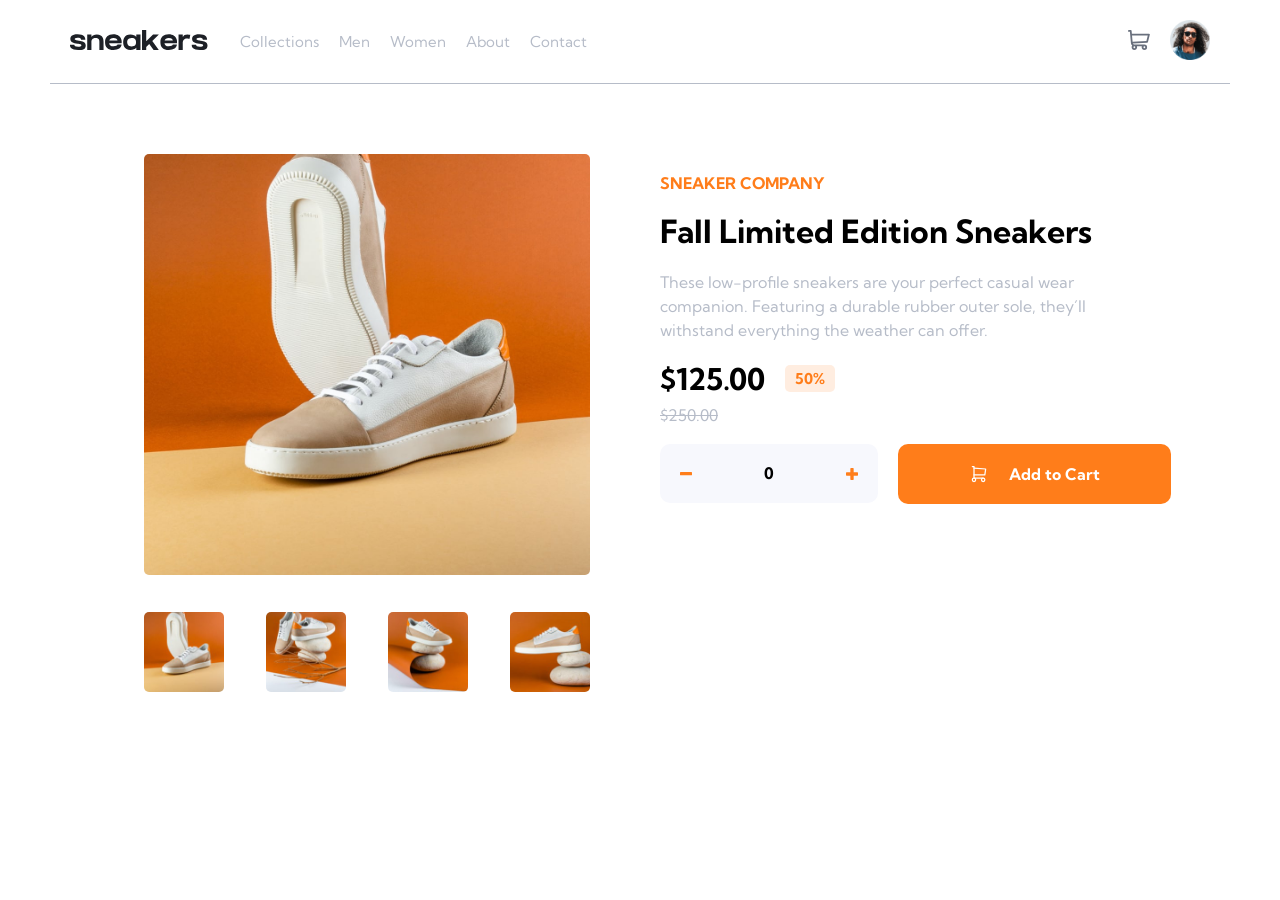
<file: index.html>
<!DOCTYPE html>
<html lang="en">

<head>
    <meta charset="UTF-8">
    <meta http-equiv="X-UA-Compatible" content="IE=edge">
    <meta name="viewport" content="width=device-width, initial-scale=1.0">
    <link rel="stylesheet" href="css/normalice.css">
    <link rel="stylesheet" href="css/style.css">
    <link rel="preconnect" href="https://fonts.googleapis.com">
    <link rel="preconnect" href="https://fonts.gstatic.com" crossorigin>
    <link href="https://fonts.googleapis.com/css2?family=Kumbh+Sans:wght@400;700&display=swap" rel="stylesheet">
    <title>sneakers</title>
</head>

<body>
    <header class="header">

        <nav class="header-navegacion">
            <div class="nav">
                <a href="#" class="navegacion-icono-Menu" id="menu">
                    <img src="src/icon-menu.svg" alt="Icono de navegacion">
                </a>
                <a href="#" class="navegacion-logo">
                    <img src="src/logo.svg" alt="Logo">
                </a>

                <div class="  navegacion activo " id="menuMobile">
                    <a href="#" class="x" id="x">X</a>
                    <a href="#">Collections</a>
                    <a href="#">Men</a>
                    <a href="#">Women</a>
                    <a href="#">About</a>
                    <a href="#">Contact</a>
                </div>
            </div>
            <div class="nav">
                <a href="#" class="navegacion-icono-carrito">
                    <img src="src/icon-cart.svg" alt="icono carrito" id="carrito">
                </a>
                <a href="#" class="navegacion-perfil" id="perfil">
                    <img src="src/image-avatar.png" alt="Imagen de perfil">
                </a>
            </div>
        </nav>

        </div>
        <div class="producto ">
            <div class="  card-carrito  " id="card-carrito">
                <div class="card-titulo">
                    <p>Card</p>
                </div>
                <div class="contenido-carrito" id="contenido">
                    <p class="mensaje">
                        Your cart is empty
                    </p>
                    <div class="articulos">
                        <div class="datos-carrito">
                            <table id="lista-productos" class="lista-productos">
                                <thead>
                                    <tr></tr>
                                    <tr></tr>
                                    <tr></tr>
                                </thead>
                                <tbody>
                                    <tr>
                                        <td class="product-img">
                                            <img src="src/image-product-1.jpg" width="70" />
                                        </td>
                                        <td class="product-info">
                                            <p>Autumn Limited Edition</p>
                                            <p>$125 x 3 <span>$375.00</span></p>
                                        </td>
                                        <td class="btnEliminar">
                                            <img src="src/icon-delete.svg" alt="btnEliminar">
                                        </td>
                                    </tr>
                                </tbody>
                            </table>
                        </div>
                        <div class="check">
                            <a href="#" class="btnCheck">Checkout</a>
                        </div>
                    </div>
                </div>
            </div>
            <div class="producto-hero">
                <div class="imagenes-producto">
                    <div class="imagen">
                        <img src="src/image-product-1.jpg" alt="Imagen Producto">
                    </div>
                    <div class="angulos">
                        <img src="src/image-product-1-thumbnail.jpg" width="80" height="80" class="img-small">
                        <img src="src/image-product-2-thumbnail.jpg" width="80" height="80" class="img-small">
                        <img src="src/image-product-3-thumbnail.jpg" width="80" height="80" class="img-small">
                        <img src="src/image-product-4-thumbnail.jpg" width="80" height="80" class="img-small">
                    </div>
                    <div class="flechas">
                        <div class="flecha">
                            <img src="src/icon-previous.svg" alt="Icon back" id="back" width="10">
                        </div>
                        <div class="flecha">
                            <img src="src/icon-next.svg" alt="Icon back" id="next" width="10">
                        </div>
                    </div>
                </div>
                <div class="producto-info">
                    <div class="marca">
                        <p>sneaker company</p>
                    </div>
                    <div class="titulo">
                        <h1>Fall Limited Edition Sneakers</h1>
                    </div>
                    <div class="info">
                        <p>These low-profile sneakers are your perfect casual wear companion. Featuring a durable rubber
                            outer
                            sole, they´ll withstand everything the weather can offer.</p>
                    </div>
                    <div class="precio">
                        <div class="precio-1">
                            <p>$125.00</p>
                            <span>50%</span>
                        </div>
                        <div class="precio-2">
                            <p>$250.00</p>
                        </div>
                    </div>
                    <div class="flex">
                        <div class="cantidad">
                            <img src="src/icon-minus.svg" alt="icono de menor" id="menor">
                            <p>0</p>
                            <img src="src/icon-plus.svg" alt="icono de mas" id="mas">
                        </div>
                        <div class="agregar-carrito">
                            <button>
                                <svg xmlns="http://www.w3.org/2000/svg"
                                    class="icon icon-tabler icon-tabler-shopping-cart" width="20" height="20"
                                    viewBox="0 0 24 24" stroke-width="1.5" stroke="#ffffff" fill="none"
                                    stroke-linecap="round" stroke-linejoin="round">
                                    <path stroke="none" d="M0 0h24v24H0z" fill="none" />
                                    <circle cx="6" cy="19" r="2" />
                                    <circle cx="17" cy="19" r="2" />
                                    <path d="M17 17h-11v-14h-2" />
                                    <path d="M6 5l14 1l-1 7h-13" />
                                </svg>
                                <p>Add to Cart</p>
                            </button>
                        </div>
                    </div>
                </div>
            </div>
            <script src="js/app.js"></script>
</body>

</html>
</file>
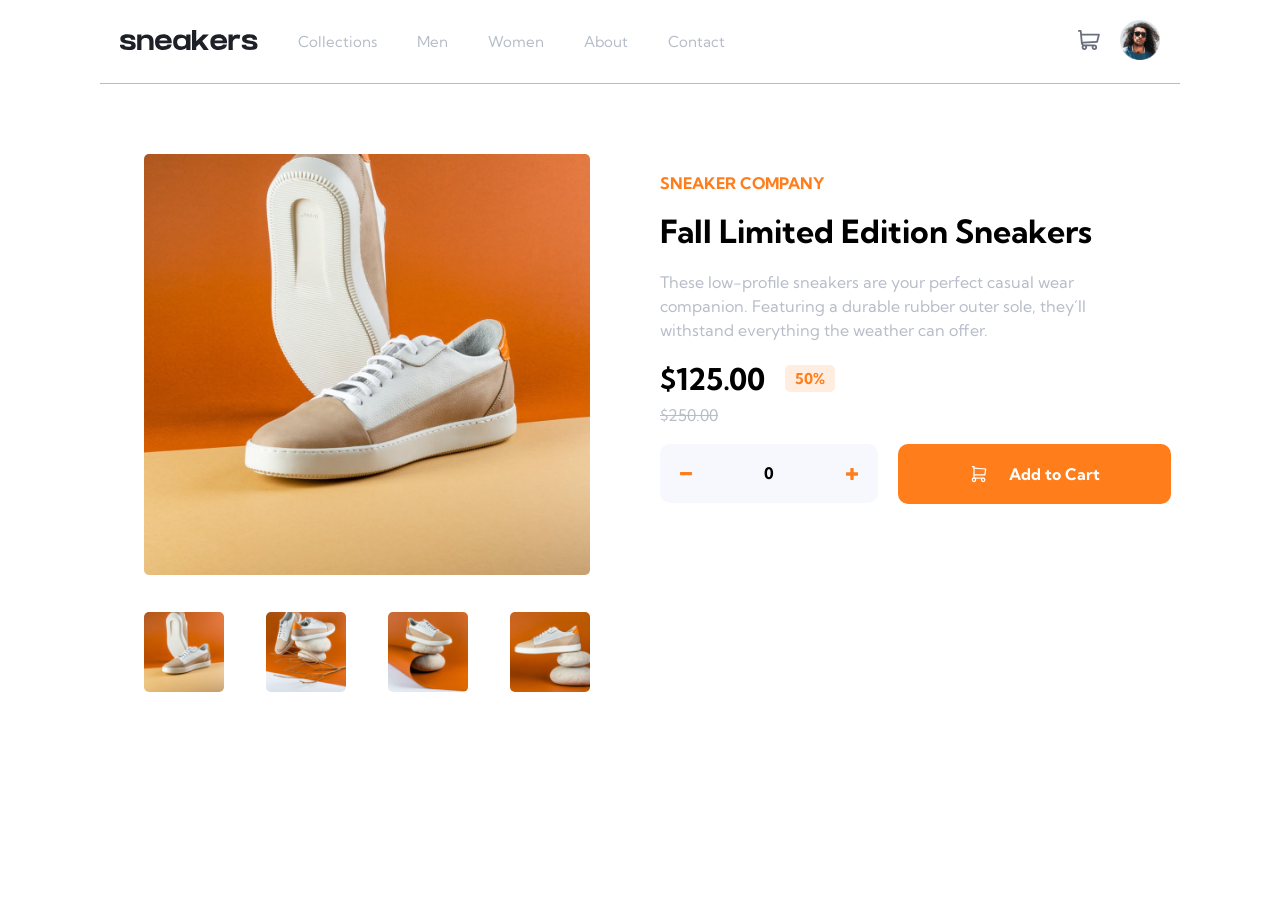
<file: E-commerce/index.html>
<!DOCTYPE html>
<html lang="en">

<head>
    <meta charset="UTF-8">
    <meta http-equiv="X-UA-Compatible" content="IE=edge">
    <meta name="viewport" content="width=device-width, initial-scale=1.0">
    <link rel="stylesheet" href="css/normalice.css">
    <link rel="stylesheet" href="css/style.css">
    <link rel="preconnect" href="https://fonts.googleapis.com">
    <link rel="preconnect" href="https://fonts.gstatic.com" crossorigin>
    <link href="https://fonts.googleapis.com/css2?family=Kumbh+Sans:wght@400;700&display=swap" rel="stylesheet">
    <title>sneakers</title>
</head>

<body>
    <header class="header">

        <nav class="header-navegacion">
            <div class="nav">
                <a href="#" class="navegacion-icono-Menu" id="menu">
                    <img src="src/icon-menu.svg" alt="Icono de navegacion">
                </a>
                <a href="#" class="navegacion-logo">
                    <img src="src/logo.svg" alt="Logo">
                </a>

                <div class="navegacion">
                    <a href="#" class="x">X</a>
                    <a href="#">Collections</a>
                    <a href="#">Men</a>
                    <a href="#">Women</a>
                    <a href="#">About</a>
                    <a href="#">Contact</a>
                </div>
            </div>
            <div class="nav">
                <a href="#" class="navegacion-icono-carrito">
                    <img src="src/icon-cart.svg" alt="icono carrito" id="carrito">
                </a>
                <a href="#" class="navegacion-perfil">
                    <img src="src/image-avatar.png" alt="Imagen de perfil">
                </a>
            </div>
        </nav>

        </div>
        <div class="producto">
            <div class="card-carrito">
                <div class="card-titulo">
                    <p>Card</p>
                </div>
                <div class="contenido-carrito">
                    <p class="mensaje">
                        Your cart is empty
                    </p>
                    <div class="articulos">
                        <div class="datos-carrito">
                            <div class="product-img">
                                <img src="src/image-product-1.jpg" width="70" />
                            </div>
                            <div class="product-info">
                                <p>Autumn Limited Edition</p>
                                <p>$125 x 3 <span>$375.00</span></p>
                            </div>
                            <div class="btnEliminar">
                                <img src="src/icon-delete.svg" alt="btnEliminar">
                            </div>
                        </div>
                        <div class="check">
                            <a href="#" class="btnCheck">Checkout</a>
                        </div>
                    </div>

                </div>
            </div>
            <div class="producto-hero">
                <div class="imagenes-producto">
                    <div class="imagen">
                        <img src="src/image-product-1.jpg" alt="Imagen Producto">
                    </div>
                    <div class="angulos">
                        <img src="src/image-product-1-thumbnail.jpg" width="80" height="80" class="img-small">
                        <img src="src/image-product-2-thumbnail.jpg" width="80" height="80" class="img-small">
                        <img src="src/image-product-3-thumbnail.jpg" width="80" height="80" class="img-small">
                        <img src="src/image-product-4-thumbnail.jpg" width="80" height="80"  class="img-small">
                    </div>
                    <div class="flechas">
                        <div class="flecha">
                            <img src="src/icon-previous.svg" alt="Icon back" id="back" width="10">
                        </div>
                        <div class="flecha">
                            <img src="src/icon-next.svg" alt="Icon back" id="next" width="10">
                        </div>
                    </div>
                </div>
                <div class="producto-info">
                    <div class="marca">
                        <p>sneaker company</p>
                    </div>
                    <div class="titulo">
                        <h1>Fall Limited Edition Sneakers</h1>
                    </div>
                    <div class="info">
                        <p>These low-profile sneakers are your perfect casual wear companion. Featuring a durable rubber
                            outer
                            sole, they´ll withstand everything the weather can offer.</p>
                    </div>
                    <div class="precio">
                        <div class="precio-1">
                            <p>$125.00</p>
                            <span>50%</span>
                        </div>
                        <div class="precio-2">
                            <p>$250.00</p>
                        </div>
                    </div>
                    <div class="flex">
                        <div class="cantidad">
                            <img src="src/icon-minus.svg" alt="icono de menor" id="menor">
                            <p>0</p>
                            <img src="src/icon-plus.svg" alt="icono de mas" id="mas">
                        </div>
                        <div class="agregar-carrito">
                            <button>
                                <svg xmlns="http://www.w3.org/2000/svg" class="icon icon-tabler icon-tabler-shopping-cart"
                                    width="20" height="20" viewBox="0 0 24 24" stroke-width="1.5" stroke="#ffffff"
                                    fill="none" stroke-linecap="round" stroke-linejoin="round">
                                    <path stroke="none" d="M0 0h24v24H0z" fill="none" />
                                    <circle cx="6" cy="19" r="2" />
                                    <circle cx="17" cy="19" r="2" />
                                    <path d="M17 17h-11v-14h-2" />
                                    <path d="M6 5l14 1l-1 7h-13" />
                                </svg>
                                <p>Add to Cart</p>
                            </button>
                        </div>
                    </div>
                   
                </div>
            </div>

</body>

</html>
</file>
<file: css/style.css>
:root {
    /* Layout */
    --mobile: 375px;
    --desktop: 1440px;

    /* Colors */
    --orenge: hsl(26, 100%, 55%);
    --paleOrange: hsl(25, 100%, 94%);

    --Veryblue: hsl(220, 13%, 13%);
    --Darkblue: hsl(219, 9%, 45%);
    --blue: hsl(220, 14%, 75%);
    --Lightblue: hsl(223, 64%, 98%);
    --White: hsl(0, 0%, 100%);
    --Black: hsl(0, 0%, 0%);

    /* Font */

    --principal: 'Kumbh Sans', sans-serif;
}


html {
    font-size: 62.5%;

}

body {
    font-size: 16px;
    font-family: var(--principal);

}

h1,
h2,
h3,
p {
    margin: 0;
    padding: 0;
}

/* Header */

/* Navegacion */

.header-navegacion {
    display: flex;
    justify-content:
        space-between;
    align-items: center;
    padding: 1.5rem;

}

.nav {
    display: flex;
    align-items: center;
    gap: 2rem;
}

.nav .navegacion-perfil img {
    width: 4rem;
    
}
.seleccionado{
    border: solid 3px var(--orenge);
    border-radius: 50%; 
}

/* Navegacion mobile */


.activo {
    display: block;
}

.mobile {
    z-index: 1;
    position: relative;
    display: flex;
    flex-direction: column;
    gap: 2.5rem;
    font-weight: 700;
    background-color: var(--White);
    width: 50%;
    height: 100vh;
    padding: 2rem;
    margin-left: -2rem;
    margin-top: 100vh;
    
   

}

.navegacion {
    display: none;
    flex-direction: column;
    position: absolute;
    

    
  
}


.mobile a {
    text-decoration: none;
    font-size: 2rem;
    color: var(--Black);
}

.mobile a:first-child {
    margin-bottom: 3rem;

}






/* Producto */

.producto {
    display: flex;
    justify-content: center;

}

/* card carrito */
.card-carrito {
    background-color: var(--White);
    width: 95%;
    height: auto;
    position: absolute;
    z-index: 1;
    margin-top: 1rem;
    border-radius: 1rem;
    display: none;
    grid-template-rows: repeat(2, 25% 75%);
    align-items: center;
    
   

}

.lista-productos tr{
    
    display: flex;
    justify-content: space-between;
    align-items: center;
    width: 100%;
    gap: 1rem;

    
}
.lista-productos tbody{
    display: flex;
    flex-direction: column;
    justify-content: center;
    align-items: center;
    gap: 2rem;
    

    
}
.activoCar {
    display: grid;
}


.contenido-carrito {
    display: flex;
    flex-direction: column;
    justify-content: space-between;
    align-items: center;
    padding: 1rem;
    gap: 1rem;
    

    display: flex;
}

.datos-carrito {
    display: flex;
    justify-content: space-between;
    align-items: center;
    gap: 1rem;


}


.product-img img {
    border-radius: .5rem;
}

.product-info p {
    color: var(--blue);
}

.product-info span {
    color: var(--Black);
    font-weight: 700;
}

.btnEliminar img {
    width: 1.5rem;
}

.check {
    background-color: var(--orenge);
    padding: 1.5rem;
    text-align: center;
    border-radius: 1rem;
    height: auto;
    
    /* text-decoration: none; */
}

.check a {
    text-decoration: none;
    color: white;
    font-weight: 700;
}



.mensaje {
    text-align: center;
    font-weight: 700;
    color: var(--blue);
    display: none;
    
}


.card-titulo {
    border-bottom: solid 1px rgb(230, 230, 230);
    width: 100%;
}

.card-titulo p {
    font-weight: 700;
    margin: 2rem;
}



/* hero */

.imagen img {
    width: 100%;
    height: 35rem;
    position: absolute;
}

.flechas {
    position: relative;
    margin: 0 auto;
    width: 90%;
    height: 35rem;
    display: flex;
    justify-content: space-between;
    align-items: center;

}

.flecha {
    background-color: var(--White);
    padding: 1.5rem;
    border-radius: 50%;
    display: flex;
    justify-content: center;
    align-items: center;
}

.angulos {
    display: none;
}

/* Informacion */
.producto-info {
    padding: 2rem;
}

.marca p {

    text-transform: uppercase;
    font-weight: 700;
    color: var(--orenge);
    margin-bottom: 2rem;

}

.info {
    color: var(--blue);
    margin-bottom: 2rem;
    line-height: 1.5;

}

.titulo {
    margin-bottom: 2rem;
}

/* Precio */

.precio {
    display: flex;
    justify-content: space-between;
    align-items: center;
    padding: 0;
    margin-bottom: 2rem;

}

.precio-1 {
    display: flex;
    align-items: center;
    gap: 2rem;
    padding: 1rem;


}

.precio-1 p {
    font-size: 3rem;
    font-weight: 700;
}

.precio-1 span {
    font-size: 1.5rem;
    font-weight: 700;
    color: var(--orenge);
    background-color: var(--paleOrange);
    padding: 0.5rem 1rem 0.5rem 1rem;
    border-radius: .5rem;



}

.precio-2 {
    align-items: center;
    text-decoration: line-through;
    color: var(--blue);
}


/* Cantidad */
.cantidad {
    display: flex;
    justify-content: space-between;
    align-items: center;
    padding: 2rem;
    background-color: var(--Lightblue);
    border-radius: 1rem;
    margin-bottom: 2rem;
}

.cantidad p {
    font-weight: 700;
}

/* Agregar al Carrito */

.agregar-carrito button {
    display: block;
    width: 100%;
    border-radius: 1rem;
    padding: 2rem;
    display: flex;
    justify-content: center;
    align-items: center;
    gap: 2rem;
    color: var(--White);
    background-color: var(--orenge);
    border: none;
    font-weight: 700;
}


@media (min-width: 480px) {
    .navegacion-icono-Menu {
        display: none;
    }

    .navegacion .x {
        display: none;
    }

    .navegacion {
        display: flex;
        flex-direction: row;
        
        margin-left: 15rem;

    }

    .navegacion a {
        text-decoration: none;
        font-size: 1.5rem;
        color: var(--blue);
        margin-left: 2rem;
    }

    .header-navegacion {
        padding: 2rem;
        margin: 0 5rem;
        border-bottom: solid 1px var(--blue);
        margin-bottom: 5rem;
    }

    .imagenes-producto {
        display: grid;
        grid-template-rows: repeat(2, 90% 10%);
    }

    .imagen img {
        position: inherit;
        width: 90%;
        height: 90%;
        border-radius: .5rem;
    }

    .flechas {
        display: none;
    }

    .producto {
        padding: 2rem;

    }

    .card-carrito {
        border: solid 1px black;
        width: 28%;
        /* height: 24rem; */
        top: 60px;
        right: 40px;
        padding: 1rem;
        height: auto;

    }

    .contenido-carrito{
        padding: 1rem;
        margin: 0;
    }
    
    .lista-productos {
        width: 100%;
    }
    .lista-productos tr{
        
        display: flex;
        justify-content: center;
        align-items: center;
        width: 100%;
        
        
    }
  

    .product-img img {
        width: 5rem;
    }

    .product-info p {
        font-size: 1.4rem;
        width: 100%;
    }

   


    .product-info {
        width: 100%;

    }

    .angulos {
        display: flex;
        justify-content: space-between;
        width: 90%;
        margin-top: -1rem;



    }

    .angulos img {
        border-radius: .5rem;

    }

    .producto-hero {
        display: grid;
        grid-template-columns: repeat(2, 1fr);
        width: 80%;

    }

    .precio {
        display: flex;
        flex-direction: column;
        align-items: flex-start;
        justify-content: flex-start;
        gap: 1rem;

    }

    .precio-1 {
        padding: 0;


    }

    .flex {
        display: grid;
        grid-template-columns: repeat(2, 1fr);
        gap: 2rem;
        width: 100%;
    }

    .agregar-carrito {
        display: block;
        width: 125%
    }

}
</file>
<file: E-commerce/css/style.css>
:root {
    /* Layout */
    --mobile: 375px;
    --desktop: 1440px;

    /* Colors */
    --orenge: hsl(26, 100%, 55%);
    --paleOrange: hsl(25, 100%, 94%);

    --Veryblue: hsl(220, 13%, 13%);
    --Darkblue: hsl(219, 9%, 45%);
    --blue: hsl(220, 14%, 75%);
    --Lightblue: hsl(223, 64%, 98%);
    --White: hsl(0, 0%, 100%);
    --Black: hsl(0, 0%, 0%);

    /* Font */

    --principal: 'Kumbh Sans', sans-serif;
}


html {
    font-size: 62.5%;

}

body {
    font-size: 16px;
    font-family: var(--principal);

}

h1,
h2,
h3,
p {
    margin: 0;
    padding: 0;
}

/* Header */

/* Navegacion */

.header-navegacion {
    display: flex;
    justify-content:
        space-between;
    align-items: center;
    padding: 1.5rem;

}

.nav {
    display: flex;
    align-items: center;
    gap: 2rem;
}

.nav .navegacion-perfil img {
    width: 4rem;
}

/* Navegacion mobile */

.inactivo {
    display: none;
}

.ativo {
    display: block;
}

.mobile {
    z-index: 1;
    position: absolute;
    display: flex;
    flex-direction: column;
    gap: 2.5rem;
    font-weight: 700;
    background-color: var(--White);
    width: 50%;
    height: 100vh;
    padding: 2rem;

}

.navegacion {
    display: none;
}


.mobile a {
    text-decoration: none;
    font-size: 2rem;
    color: var(--Black);
}

.mobile a:first-child {
    margin-bottom: 3rem;

}






/* Producto */

.producto {
    display: flex;
    justify-content: center;

}

/* card carrito */
.card-carrito {
    background-color: var(--White);
    width: 95%;
    height: 30rem;
    position: absolute;
    z-index: 1;
    margin-top: 1rem;
    border-radius: 1rem;
    display: grid;
    grid-template-rows: repeat(2, 25% 75%);
    align-items: center;
    display: none;

}

.contenido-carrito {
    display: flex;
    flex-direction: column;
    justify-content: space-between;
    align-items: center;
    padding: 2rem;
    gap: 2rem;


    display: none;
}

.datos-carrito {
    display: flex;
    justify-content: space-between;
    align-items: center;
    gap: 1rem;


}

.articulos {
    display: flex;
    flex-direction: column;
    gap: 2rem;

}

.product-img img {
    border-radius: .5rem;
}

.product-info p {
    color: var(--blue);
}

.product-info span {
    color: var(--Black);
    font-weight: 700;
}

.btnEliminar img {
    width: 1.5rem;
}

.check {
    background-color: var(--orenge);
    padding: 2rem;
    text-align: center;
    border-radius: 1rem;
    /* text-decoration: none; */
}

.check a {
    text-decoration: none;
    color: white;
    font-weight: 700;
}



.mensaje {
    text-align: center;
    font-weight: 700;
    color: var(--blue);
    display: none;
}


.card-titulo {
    border-bottom: solid 1px rgb(230, 230, 230);
    width: 100%;
}

.card-titulo p {
    font-weight: 700;
    margin: 2rem;
}

@media (min-width: 376px) {

    .datos-carrito {
        gap: 1rem;
    }

    .product-img img {
        width: 4rem;
    }

    .product-info p {
        font-size: 1.5rem;
    }

}

/* hero */

.imagen img {
    width: 100%;
    height: 35rem;
    position: absolute;
}

.flechas {
    position: relative;
    margin: 0 auto;
    width: 90%;
    height: 35rem;
    display: flex;
    justify-content: space-between;
    align-items: center;

}

.flecha {
    background-color: var(--White);
    padding: 1.5rem;
    border-radius: 50%;
    display: flex;
    justify-content: center;
    align-items: center;
}

.angulos {
    display: none;
}

/* Informacion */
.producto-info {
    padding: 2rem;
}

.marca p {

    text-transform: uppercase;
    font-weight: 700;
    color: var(--orenge);
    margin-bottom: 2rem;

}

.info {
    color: var(--blue);
    margin-bottom: 2rem;
    line-height: 1.5;

}

.titulo {
    margin-bottom: 2rem;
}

/* Precio */

.precio {
    display: flex;
    justify-content: space-between;
    align-items: center;
    padding: 0;
    margin-bottom: 2rem;

}

.precio-1 {
    display: flex;
    align-items: center;
    gap: 2rem;
    padding: 1rem;


}

.precio-1 p {
    font-size: 3rem;
    font-weight: 700;
}

.precio-1 span {
    font-size: 1.5rem;
    font-weight: 700;
    color: var(--orenge);
    background-color: var(--paleOrange);
    padding: 0.5rem 1rem 0.5rem 1rem;
    border-radius: .5rem;



}

.precio-2 {
    align-items: center;
    text-decoration: line-through;
    color: var(--blue);
}


/* Cantidad */
.cantidad {
    display: flex;
    justify-content: space-between;
    align-items: center;
    padding: 2rem;
    background-color: var(--Lightblue);
    border-radius: 1rem;
    margin-bottom: 2rem;
}

.cantidad p {
    font-weight: 700;
}

/* Agregar al Carrito */

.agregar-carrito button {
    display: block;
    width: 100%;
    border-radius: 1rem;
    padding: 2rem;
    display: flex;
    justify-content: center;
    align-items: center;
    gap: 2rem;
    color: var(--White);
    background-color: var(--orenge);
    border: none;
    font-weight: 700;
}


@media (min-width: 376px) {
    .navegacion-icono-Menu {
        display: none;
    }

    .navegacion .x {
        display: none;
    }

    .navegacion {
        display: flex;
        gap: 2rem;


    }

    .navegacion a {
        text-decoration: none;
        font-size: 1.5rem;
        color: var(--blue);
        margin-left: 2rem;
    }

    .header-navegacion {
        padding: 2rem;
        margin: 0 10rem;
        border-bottom: solid 1px var(--blue);
        margin-bottom: 5rem;
    }

    .imagenes-producto {
        display: grid;
        grid-template-rows: repeat(2, 90% 10%);
    }

    .imagen img {
        position: inherit;
        width: 90%;
        height: 90%;
        border-radius: .5rem;
    }

    .flechas {
        display: none;
    }

    .producto {
        padding: 2rem;

    }

    .card-carrito {
        border: solid 1px black;
        width: 30%;
        height: 21rem;
        top: 60px;
        right: 40px;

    }


    .product-info {
        width: 100%;
    }

    .angulos {
        display: flex;
        justify-content: space-between;
        width: 90%;
        margin-top: -1rem;



    }

    .angulos img {
        border-radius: .5rem;

    }

    .producto-hero {
        display: grid;
        grid-template-columns: repeat(2, 1fr);
        width: 80%;

    }

    .precio {
        display: flex;
        flex-direction: column;
        align-items: flex-start;
        justify-content: flex-start;
        gap: 1rem;

    }

    .precio-1 {
        padding: 0;


    }

    .flex {
        display: grid;
        grid-template-columns: repeat(2, 1fr);
        gap: 2rem;
        width: 100%;
    }

    .agregar-carrito {
        display: block;
        width: 125%
    }

}
</file>
<file: css/normalice.css>
/*! normalize.css v8.0.1 | MIT License | github.com/necolas/normalize.css */

/* Document
   ========================================================================== */

/**
 * 1. Correct the line height in all browsers.
 * 2. Prevent adjustments of font size after orientation changes in iOS.
 */

 html {
    line-height: 1.15; /* 1 */
    -webkit-text-size-adjust: 100%; /* 2 */
  }
  
  /* Sections
     ========================================================================== */
  
  /**
   * Remove the margin in all browsers.
   */
  
  body {
    margin: 0;
  }
  
  /**
   * Render the `main` element consistently in IE.
   */
  
  main {
    display: block;
  }
  
  /**
   * Correct the font size and margin on `h1` elements within `section` and
   * `article` contexts in Chrome, Firefox, and Safari.
   */
  
  h1 {
    font-size: 2em;
    margin: 0.67em 0;
  }
  
  /* Grouping content
     ========================================================================== */
  
  /**
   * 1. Add the correct box sizing in Firefox.
   * 2. Show the overflow in Edge and IE.
   */
  
  hr {
    box-sizing: content-box; /* 1 */
    height: 0; /* 1 */
    overflow: visible; /* 2 */
  }
  
  /**
   * 1. Correct the inheritance and scaling of font size in all browsers.
   * 2. Correct the odd `em` font sizing in all browsers.
   */
  
  pre {
    font-family: monospace, monospace; /* 1 */
    font-size: 1em; /* 2 */
  }
  
  /* Text-level semantics
     ========================================================================== */
  
  /**
   * Remove the gray background on active links in IE 10.
   */
  
  a {
    background-color: transparent;
  }
  
  /**
   * 1. Remove the bottom border in Chrome 57-
   * 2. Add the correct text decoration in Chrome, Edge, IE, Opera, and Safari.
   */
  
  abbr[title] {
    border-bottom: none; /* 1 */
    text-decoration: underline; /* 2 */
    text-decoration: underline dotted; /* 2 */
  }
  
  /**
   * Add the correct font weight in Chrome, Edge, and Safari.
   */
  
  b,
  strong {
    font-weight: bolder;
  }
  
  /**
   * 1. Correct the inheritance and scaling of font size in all browsers.
   * 2. Correct the odd `em` font sizing in all browsers.
   */
  
  code,
  kbd,
  samp {
    font-family: monospace, monospace; /* 1 */
    font-size: 1em; /* 2 */
  }
  
  /**
   * Add the correct font size in all browsers.
   */
  
  small {
    font-size: 80%;
  }
  
  /**
   * Prevent `sub` and `sup` elements from affecting the line height in
   * all browsers.
   */
  
  sub,
  sup {
    font-size: 75%;
    line-height: 0;
    position: relative;
    vertical-align: baseline;
  }
  
  sub {
    bottom: -0.25em;
  }
  
  sup {
    top: -0.5em;
  }
  
  /* Embedded content
     ========================================================================== */
  
  /**
   * Remove the border on images inside links in IE 10.
   */
  
  img {
    border-style: none;
  }
  
  /* Forms
     ========================================================================== */
  
  /**
   * 1. Change the font styles in all browsers.
   * 2. Remove the margin in Firefox and Safari.
   */
  
  button,
  input,
  optgroup,
  select,
  textarea {
    font-family: inherit; /* 1 */
    font-size: 100%; /* 1 */
    line-height: 1.15; /* 1 */
    margin: 0; /* 2 */
  }
  
  /**
   * Show the overflow in IE.
   * 1. Show the overflow in Edge.
   */
  
  button,
  input { /* 1 */
    overflow: visible;
  }
  
  /**
   * Remove the inheritance of text transform in Edge, Firefox, and IE.
   * 1. Remove the inheritance of text transform in Firefox.
   */
  
  button,
  select { /* 1 */
    text-transform: none;
  }
  
  /**
   * Correct the inability to style clickable types in iOS and Safari.
   */
  
  button,
  [type="button"],
  [type="reset"],
  [type="submit"] {
    -webkit-appearance: button;
  }
  
  /**
   * Remove the inner border and padding in Firefox.
   */
  
  button::-moz-focus-inner,
  [type="button"]::-moz-focus-inner,
  [type="reset"]::-moz-focus-inner,
  [type="submit"]::-moz-focus-inner {
    border-style: none;
    padding: 0;
  }
  
  /**
   * Restore the focus styles unset by the previous rule.
   */
  
  button:-moz-focusring,
  [type="button"]:-moz-focusring,
  [type="reset"]:-moz-focusring,
  [type="submit"]:-moz-focusring {
    outline: 1px dotted ButtonText;
  }
  
  /**
   * Correct the padding in Firefox.
   */
  
  fieldset {
    padding: 0.35em 0.75em 0.625em;
  }
  
  /**
   * 1. Correct the text wrapping in Edge and IE.
   * 2. Correct the color inheritance from `fieldset` elements in IE.
   * 3. Remove the padding so developers are not caught out when they zero out
   *    `fieldset` elements in all browsers.
   */
  
  legend {
    box-sizing: border-box; /* 1 */
    color: inherit; /* 2 */
    display: table; /* 1 */
    max-width: 100%; /* 1 */
    padding: 0; /* 3 */
    white-space: normal; /* 1 */
  }
  
  /**
   * Add the correct vertical alignment in Chrome, Firefox, and Opera.
   */
  
  progress {
    vertical-align: baseline;
  }
  
  /**
   * Remove the default vertical scrollbar in IE 10+.
   */
  
  textarea {
    overflow: auto;
  }
  
  /**
   * 1. Add the correct box sizing in IE 10.
   * 2. Remove the padding in IE 10.
   */
  
  [type="checkbox"],
  [type="radio"] {
    box-sizing: border-box; /* 1 */
    padding: 0; /* 2 */
  }
  
  /**
   * Correct the cursor style of increment and decrement buttons in Chrome.
   */
  
  [type="number"]::-webkit-inner-spin-button,
  [type="number"]::-webkit-outer-spin-button {
    height: auto;
  }
  
  /**
   * 1. Correct the odd appearance in Chrome and Safari.
   * 2. Correct the outline style in Safari.
   */
  
  [type="search"] {
    -webkit-appearance: textfield; /* 1 */
    outline-offset: -2px; /* 2 */
  }
  
  /**
   * Remove the inner padding in Chrome and Safari on macOS.
   */
  
  [type="search"]::-webkit-search-decoration {
    -webkit-appearance: none;
  }
  
  /**
   * 1. Correct the inability to style clickable types in iOS and Safari.
   * 2. Change font properties to `inherit` in Safari.
   */
  
  ::-webkit-file-upload-button {
    -webkit-appearance: button; /* 1 */
    font: inherit; /* 2 */
  }
  
  /* Interactive
     ========================================================================== */
  
  /*
   * Add the correct display in Edge, IE 10+, and Firefox.
   */
  
  details {
    display: block;
  }
  
  /*
   * Add the correct display in all browsers.
   */
  
  summary {
    display: list-item;
  }
  
  /* Misc
     ========================================================================== */
  
  /**
   * Add the correct display in IE 10+.
   */
  
  template {
    display: none;
  }
  
  /**
   * Add the correct display in IE 10.
   */
  
  [hidden] {
    display: none;
  }
</file>
<file: E-commerce/css/normalice.css>
/*! normalize.css v8.0.1 | MIT License | github.com/necolas/normalize.css */

/* Document
   ========================================================================== */

/**
 * 1. Correct the line height in all browsers.
 * 2. Prevent adjustments of font size after orientation changes in iOS.
 */

 html {
    line-height: 1.15; /* 1 */
    -webkit-text-size-adjust: 100%; /* 2 */
  }
  
  /* Sections
     ========================================================================== */
  
  /**
   * Remove the margin in all browsers.
   */
  
  body {
    margin: 0;
  }
  
  /**
   * Render the `main` element consistently in IE.
   */
  
  main {
    display: block;
  }
  
  /**
   * Correct the font size and margin on `h1` elements within `section` and
   * `article` contexts in Chrome, Firefox, and Safari.
   */
  
  h1 {
    font-size: 2em;
    margin: 0.67em 0;
  }
  
  /* Grouping content
     ========================================================================== */
  
  /**
   * 1. Add the correct box sizing in Firefox.
   * 2. Show the overflow in Edge and IE.
   */
  
  hr {
    box-sizing: content-box; /* 1 */
    height: 0; /* 1 */
    overflow: visible; /* 2 */
  }
  
  /**
   * 1. Correct the inheritance and scaling of font size in all browsers.
   * 2. Correct the odd `em` font sizing in all browsers.
   */
  
  pre {
    font-family: monospace, monospace; /* 1 */
    font-size: 1em; /* 2 */
  }
  
  /* Text-level semantics
     ========================================================================== */
  
  /**
   * Remove the gray background on active links in IE 10.
   */
  
  a {
    background-color: transparent;
  }
  
  /**
   * 1. Remove the bottom border in Chrome 57-
   * 2. Add the correct text decoration in Chrome, Edge, IE, Opera, and Safari.
   */
  
  abbr[title] {
    border-bottom: none; /* 1 */
    text-decoration: underline; /* 2 */
    text-decoration: underline dotted; /* 2 */
  }
  
  /**
   * Add the correct font weight in Chrome, Edge, and Safari.
   */
  
  b,
  strong {
    font-weight: bolder;
  }
  
  /**
   * 1. Correct the inheritance and scaling of font size in all browsers.
   * 2. Correct the odd `em` font sizing in all browsers.
   */
  
  code,
  kbd,
  samp {
    font-family: monospace, monospace; /* 1 */
    font-size: 1em; /* 2 */
  }
  
  /**
   * Add the correct font size in all browsers.
   */
  
  small {
    font-size: 80%;
  }
  
  /**
   * Prevent `sub` and `sup` elements from affecting the line height in
   * all browsers.
   */
  
  sub,
  sup {
    font-size: 75%;
    line-height: 0;
    position: relative;
    vertical-align: baseline;
  }
  
  sub {
    bottom: -0.25em;
  }
  
  sup {
    top: -0.5em;
  }
  
  /* Embedded content
     ========================================================================== */
  
  /**
   * Remove the border on images inside links in IE 10.
   */
  
  img {
    border-style: none;
  }
  
  /* Forms
     ========================================================================== */
  
  /**
   * 1. Change the font styles in all browsers.
   * 2. Remove the margin in Firefox and Safari.
   */
  
  button,
  input,
  optgroup,
  select,
  textarea {
    font-family: inherit; /* 1 */
    font-size: 100%; /* 1 */
    line-height: 1.15; /* 1 */
    margin: 0; /* 2 */
  }
  
  /**
   * Show the overflow in IE.
   * 1. Show the overflow in Edge.
   */
  
  button,
  input { /* 1 */
    overflow: visible;
  }
  
  /**
   * Remove the inheritance of text transform in Edge, Firefox, and IE.
   * 1. Remove the inheritance of text transform in Firefox.
   */
  
  button,
  select { /* 1 */
    text-transform: none;
  }
  
  /**
   * Correct the inability to style clickable types in iOS and Safari.
   */
  
  button,
  [type="button"],
  [type="reset"],
  [type="submit"] {
    -webkit-appearance: button;
  }
  
  /**
   * Remove the inner border and padding in Firefox.
   */
  
  button::-moz-focus-inner,
  [type="button"]::-moz-focus-inner,
  [type="reset"]::-moz-focus-inner,
  [type="submit"]::-moz-focus-inner {
    border-style: none;
    padding: 0;
  }
  
  /**
   * Restore the focus styles unset by the previous rule.
   */
  
  button:-moz-focusring,
  [type="button"]:-moz-focusring,
  [type="reset"]:-moz-focusring,
  [type="submit"]:-moz-focusring {
    outline: 1px dotted ButtonText;
  }
  
  /**
   * Correct the padding in Firefox.
   */
  
  fieldset {
    padding: 0.35em 0.75em 0.625em;
  }
  
  /**
   * 1. Correct the text wrapping in Edge and IE.
   * 2. Correct the color inheritance from `fieldset` elements in IE.
   * 3. Remove the padding so developers are not caught out when they zero out
   *    `fieldset` elements in all browsers.
   */
  
  legend {
    box-sizing: border-box; /* 1 */
    color: inherit; /* 2 */
    display: table; /* 1 */
    max-width: 100%; /* 1 */
    padding: 0; /* 3 */
    white-space: normal; /* 1 */
  }
  
  /**
   * Add the correct vertical alignment in Chrome, Firefox, and Opera.
   */
  
  progress {
    vertical-align: baseline;
  }
  
  /**
   * Remove the default vertical scrollbar in IE 10+.
   */
  
  textarea {
    overflow: auto;
  }
  
  /**
   * 1. Add the correct box sizing in IE 10.
   * 2. Remove the padding in IE 10.
   */
  
  [type="checkbox"],
  [type="radio"] {
    box-sizing: border-box; /* 1 */
    padding: 0; /* 2 */
  }
  
  /**
   * Correct the cursor style of increment and decrement buttons in Chrome.
   */
  
  [type="number"]::-webkit-inner-spin-button,
  [type="number"]::-webkit-outer-spin-button {
    height: auto;
  }
  
  /**
   * 1. Correct the odd appearance in Chrome and Safari.
   * 2. Correct the outline style in Safari.
   */
  
  [type="search"] {
    -webkit-appearance: textfield; /* 1 */
    outline-offset: -2px; /* 2 */
  }
  
  /**
   * Remove the inner padding in Chrome and Safari on macOS.
   */
  
  [type="search"]::-webkit-search-decoration {
    -webkit-appearance: none;
  }
  
  /**
   * 1. Correct the inability to style clickable types in iOS and Safari.
   * 2. Change font properties to `inherit` in Safari.
   */
  
  ::-webkit-file-upload-button {
    -webkit-appearance: button; /* 1 */
    font: inherit; /* 2 */
  }
  
  /* Interactive
     ========================================================================== */
  
  /*
   * Add the correct display in Edge, IE 10+, and Firefox.
   */
  
  details {
    display: block;
  }
  
  /*
   * Add the correct display in all browsers.
   */
  
  summary {
    display: list-item;
  }
  
  /* Misc
     ========================================================================== */
  
  /**
   * Add the correct display in IE 10+.
   */
  
  template {
    display: none;
  }
  
  /**
   * Add the correct display in IE 10.
   */
  
  [hidden] {
    display: none;
  }
</file>
